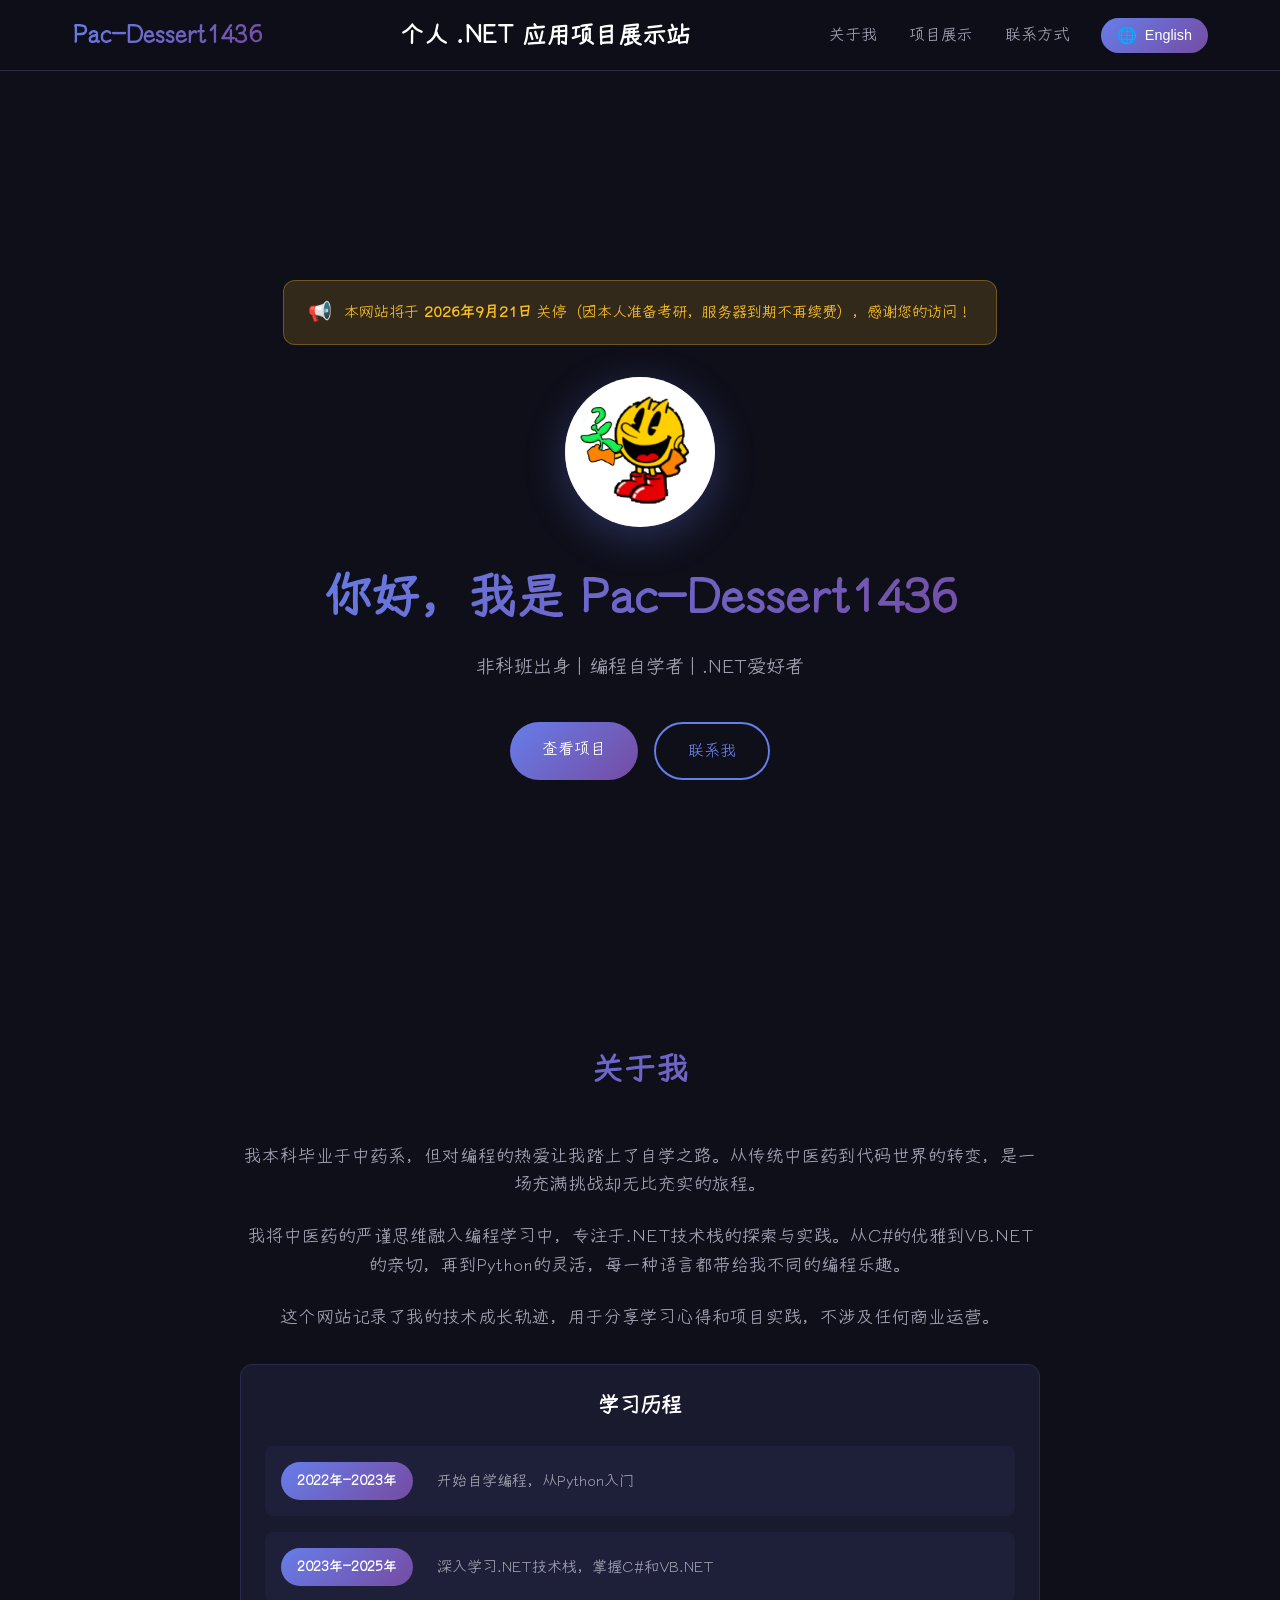
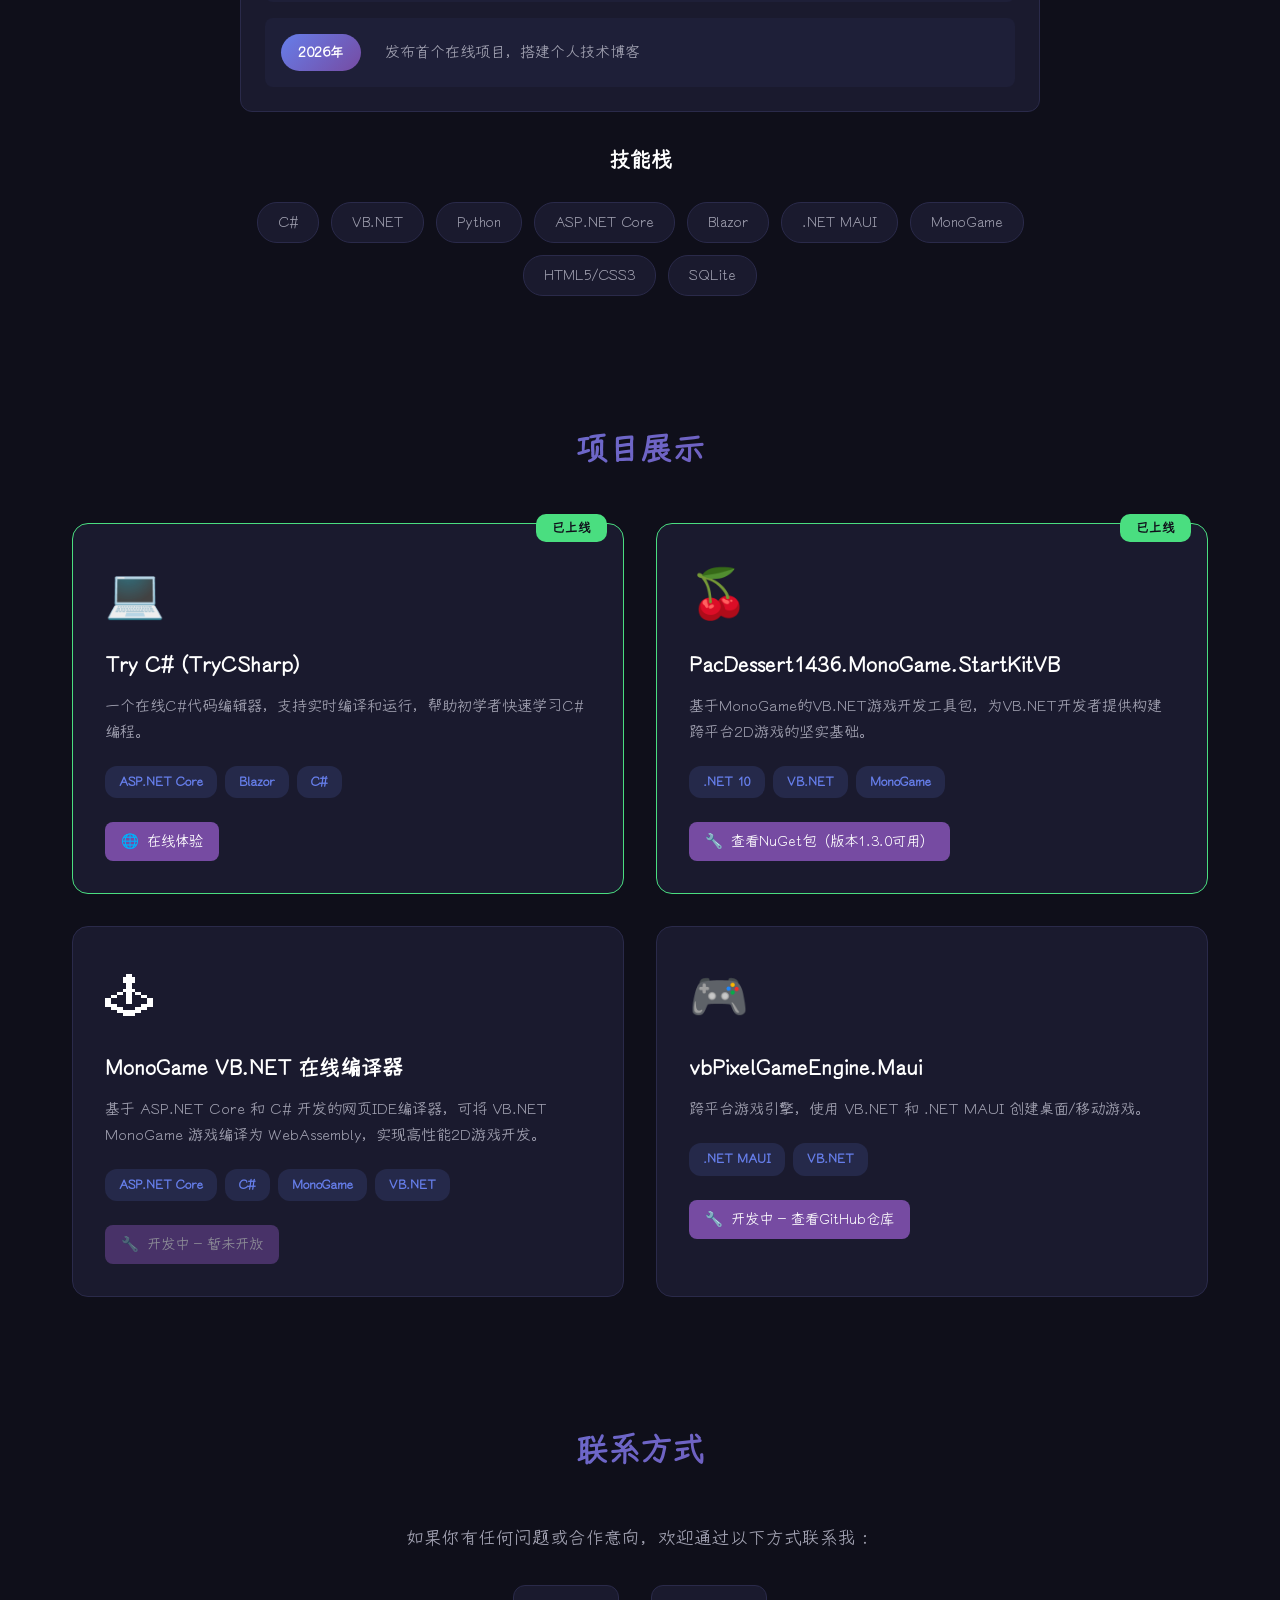
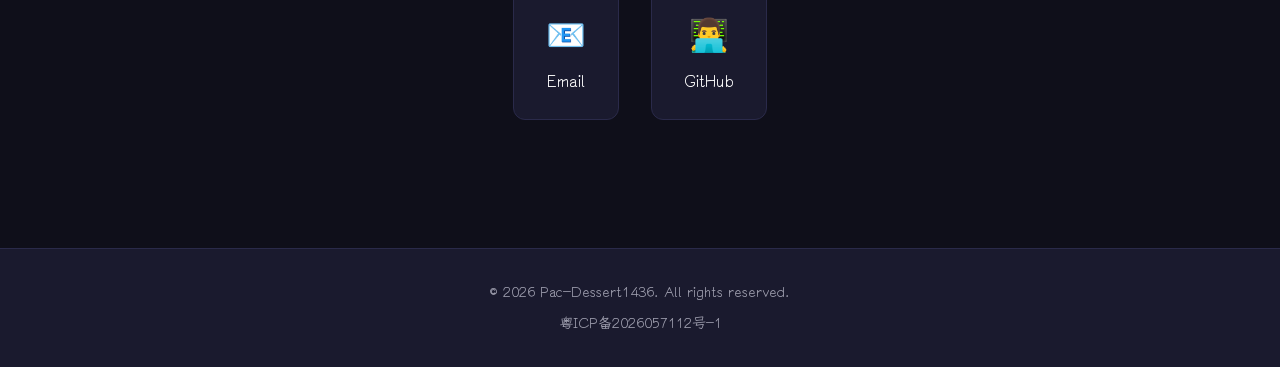
<file: index.html>
<!DOCTYPE html>
<html lang="zh-CN">

<head>
    <meta charset="UTF-8">
    <meta name="viewport" content="width=device-width, initial-scale=1.0">
    <title>个人net应用项目展示站</title>
    <link rel="stylesheet" href="index.css">
</head>

<body>
    <header>
        <nav>
            <div class="logo">
                <h1>Pac-Dessert1436</h1>
            </div>
            <div class="site-name">
                <h2>个人 .NET 应用项目展示站</h2>
            </div>
            <div class="nav-links">
                <a href="#about" class="nav-link">关于我</a>
                <a href="#projects" class="nav-link">项目展示</a>
                <a href="#contact" class="nav-link">联系方式</a>
                <button class="lang-btn" id="langBtn" onclick="toggleLanguage()">
                    <span class="lang-icon">🌐</span>
                    <span class="lang-text">English</span>
                </button>
            </div>
        </nav>
    </header>

    <main>
        <section id="hero">
            <div class="hero-content">
                <div class="server-notice">
                    <span class="notice-icon">📢</span>
                    <span>本网站将于 <strong>2026年9月21日</strong> 关停（因本人准备考研，服务器到期不再续费），感谢您的访问！</span>
                </div>
                <div class="avatar">
                    <div class="avatar-circle">
                        <img src="avatar.png" alt="Profile" class="avatar-image">
                    </div>
                </div>
                <h2 class="hero-title">你好，我是 Pac-Dessert1436</h2>
                <p class="hero-subtitle">非科班出身 | 编程自学者 | .NET爱好者</p>
                <div class="hero-buttons">
                    <a href="#projects" class="btn-primary">查看项目</a>
                    <a href="#contact" class="btn-secondary">联系我</a>
                </div>
            </div>
        </section>

        <section id="about">
            <h2 class="section-title">关于我</h2>
            <div class="about-content">
                <p>我本科毕业于中药系，但对编程的热爱让我踏上了自学之路。从传统中医药到代码世界的转变，是一场充满挑战却无比充实的旅程。</p>
                <p>我将中医药的严谨思维融入编程学习中，专注于.NET技术栈的探索与实践。从C#的优雅到VB.NET的亲切，再到Python的灵活，每一种语言都带给我不同的编程乐趣。</p>
                <p>这个网站记录了我的技术成长轨迹，用于分享学习心得和项目实践，不涉及任何商业运营。</p>
                <div class="timeline">
                    <h3>学习历程</h3>
                    <div class="timeline-items">
                        <div class="timeline-item">
                            <span class="timeline-date">2022年-2023年</span>
                            <span class="timeline-content">开始自学编程，从Python入门</span>
                        </div>
                        <div class="timeline-item">
                            <span class="timeline-date">2023年-2025年</span>
                            <span class="timeline-content">深入学习.NET技术栈，掌握C#和VB.NET</span>
                        </div>
                        <div class="timeline-item">
                            <span class="timeline-date">2026年</span>
                            <span class="timeline-content">发布首个在线项目，搭建个人技术博客</span>
                        </div>
                    </div>
                </div>
                <div class="skills">
                    <h3>技能栈</h3>
                    <div class="skill-tags">
                        <span class="skill-tag">C#</span>
                        <span class="skill-tag">VB.NET</span>
                        <span class="skill-tag">Python</span>
                        <span class="skill-tag">ASP.NET Core</span>
                        <span class="skill-tag">Blazor</span>
                        <span class="skill-tag">.NET MAUI</span>
                        <span class="skill-tag">MonoGame</span>
                        <span class="skill-tag">HTML5/CSS3</span>
                        <span class="skill-tag">SQLite</span>
                    </div>
                </div>
            </div>
        </section>

        <section id="projects">
            <h2 class="section-title">项目展示</h2>
            <div class="projects-grid">
                <div class="project-card active-project">
                    <div class="project-badge">已上线</div>
                    <div class="project-icon">💻</div>
                    <h3 class="project-title">Try C# (TryCSharp)</h3>
                    <p class="project-description">一个在线C#代码编辑器，支持实时编译和运行，帮助初学者快速学习C#编程。</p>
                    <div class="project-tech">
                        <span class="tech-tag">ASP.NET Core</span>
                        <span class="tech-tag">Blazor</span>
                        <span class="tech-tag">C#</span>
                    </div>
                    <div class="project-links">
                        <a href="https://trycsharp.pac-dessert1436.net" target="_blank" class="project-link">
                            <span>🌐</span> 在线体验
                        </a>
                    </div>
                </div>

                <div class="project-card active-project">
                    <div class="project-badge">已上线</div>
                    <div class="project-icon">🍒</div>
                    <h3 class="project-title">PacDessert1436.MonoGame.StartKitVB</h3>
                    <p class="project-description">基于MonoGame的VB.NET游戏开发工具包，为VB.NET开发者提供构建跨平台2D游戏的坚实基础。</p>
                    <div class="project-tech">
                        <span class="tech-tag">.NET 10</span>
                        <span class="tech-tag">VB.NET</span>
                        <span class="tech-tag">MonoGame</span>
                    </div>
                    <div class="project-links">
                        <a href="https://www.nuget.org/packages/PacDessert1436.MonoGame.StartKitVB/" target="_blank"
                            class="project-link">
                            <span>🔧</span> 查看NuGet包（版本1.3.0可用）
                        </a>
                    </div>
                </div>

                <div class="project-card">
                    <div class="project-icon">🕹</div>
                    <h3 class="project-title">MonoGame VB.NET 在线编译器</h3>
                    <p class="project-description">基于 ASP.NET Core 和 C# 开发的网页IDE编译器，可将 VB.NET MonoGame 游戏编译为
                        WebAssembly，实现高性能2D游戏开发。</p>
                    <div class="project-tech">
                        <span class="tech-tag">ASP.NET Core</span>
                        <span class="tech-tag">C#</span>
                        <span class="tech-tag">MonoGame</span>
                        <span class="tech-tag">VB.NET</span>
                    </div>
                    <div class="project-links">
                        <a href="#" target="_blank" class="project-link disabled">
                            <span>🔧</span> 开发中 - 暂未开放
                        </a>
                    </div>
                </div>

                <div class="project-card">
                    <div class="project-icon">🎮</div>
                    <h3 class="project-title">vbPixelGameEngine.Maui</h3>
                    <p class="project-description">跨平台游戏引擎，使用 VB.NET 和 .NET MAUI 创建桌面/移动游戏。</p>
                    <div class="project-tech">
                        <span class="tech-tag">.NET MAUI</span>
                        <span class="tech-tag">VB.NET</span>
                    </div>
                    <div class="project-links">
                        <a href="https://github.com/Pac-Dessert1436/vbPixelGameEngine.Maui" target="_blank"
                            class="project-link">
                            <span>🔧</span> 开发中 - 查看GitHub仓库
                        </a>
                    </div>
                </div>
            </div>
        </section>

        <section id="contact">
            <h2 class="section-title">联系方式</h2>
            <div class="contact-content">
                <p>如果你有任何问题或合作意向，欢迎通过以下方式联系我：</p>
                <div class="contact-links">
                    <a href="mailto:benjamin_2001@qq.com" class="contact-link">
                        <span class="contact-icon">📧</span>
                        <span>Email</span>
                    </a>
                    <a href="https://github.com/Pac-Dessert1436" target="_blank" class="contact-link">
                        <span class="contact-icon">👨‍💻</span>
                        <span>GitHub</span>
                    </a>
                </div>
            </div>
        </section>
    </main>

    <footer>
        <div class="footer-content">
            <p>&copy; 2026 Pac-Dessert1436. All rights reserved.</p>
            <a href="https://beian.miit.gov.cn/" target="_blank" rel="noopener noreferrer">
                粤ICP备2026057112号-1
            </a>
        </div>
    </footer>

    <script src="index.js"></script>
</body>

</html>
</file>
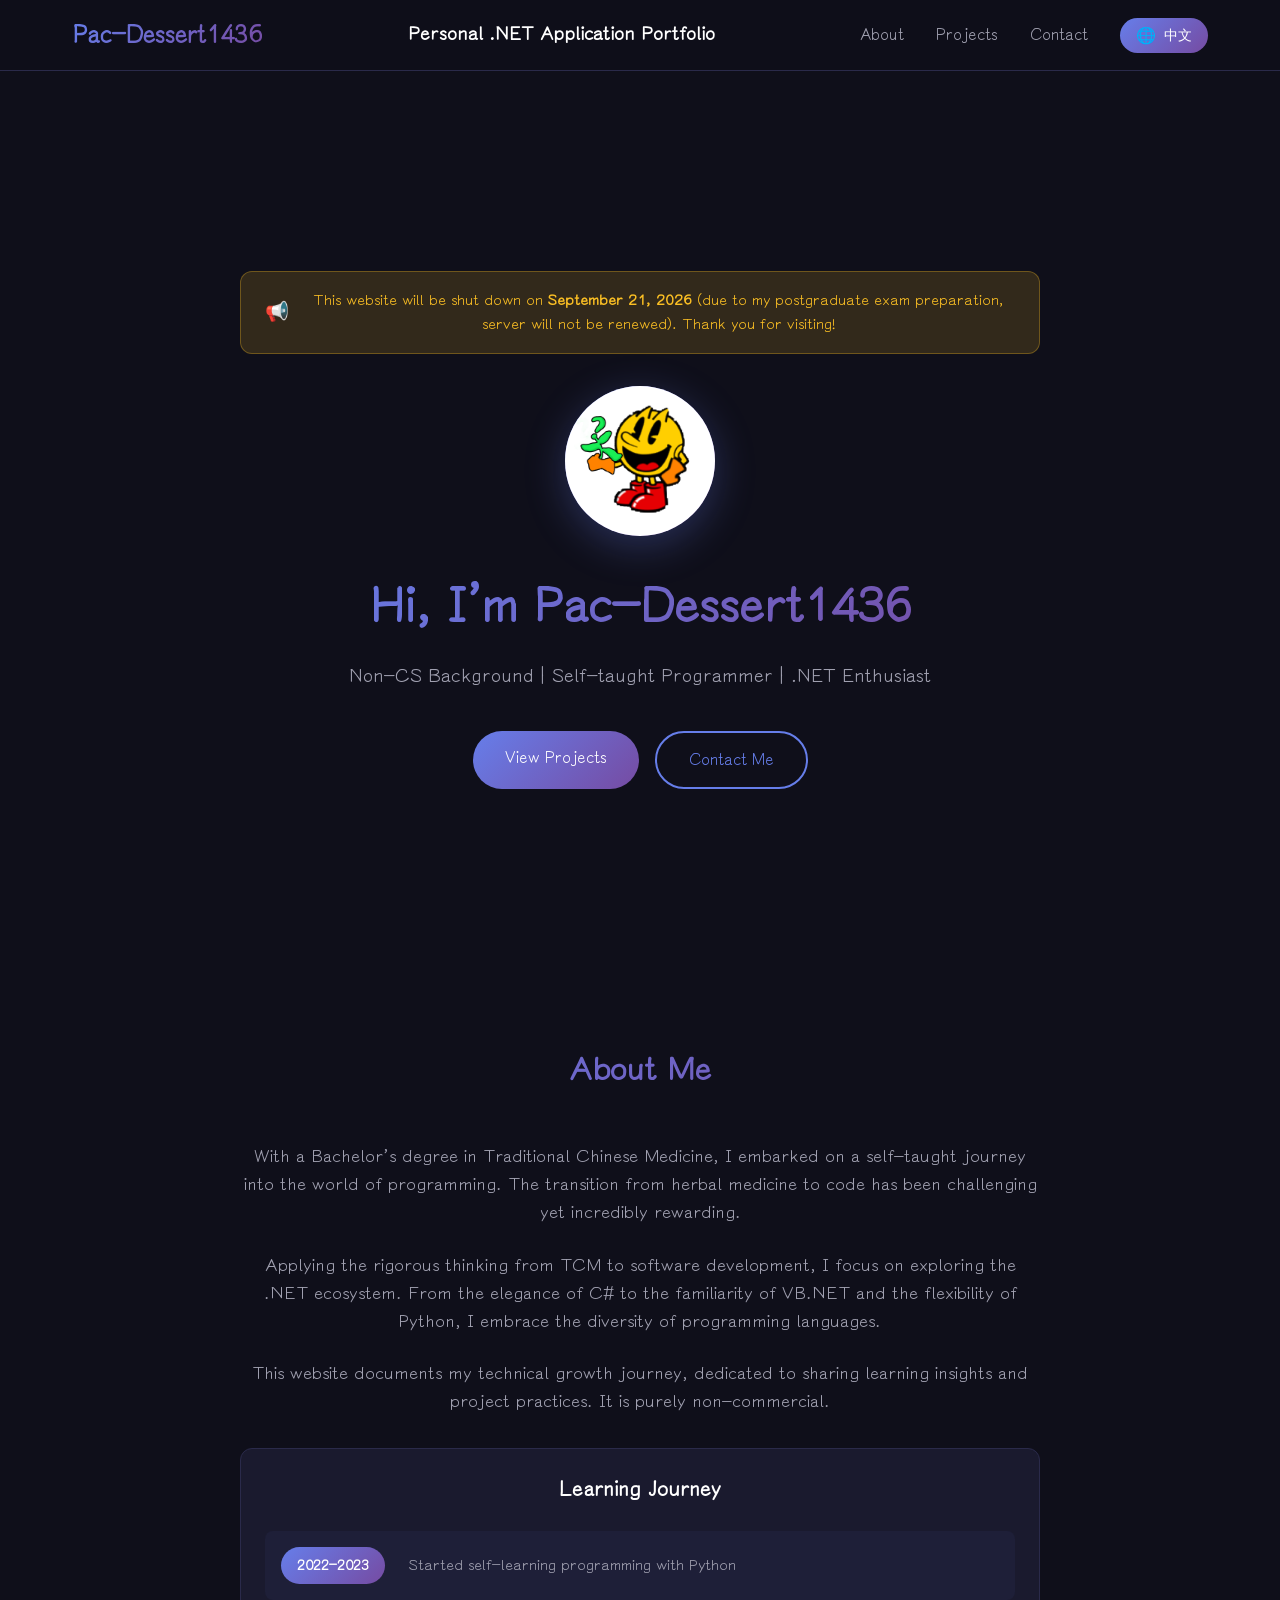
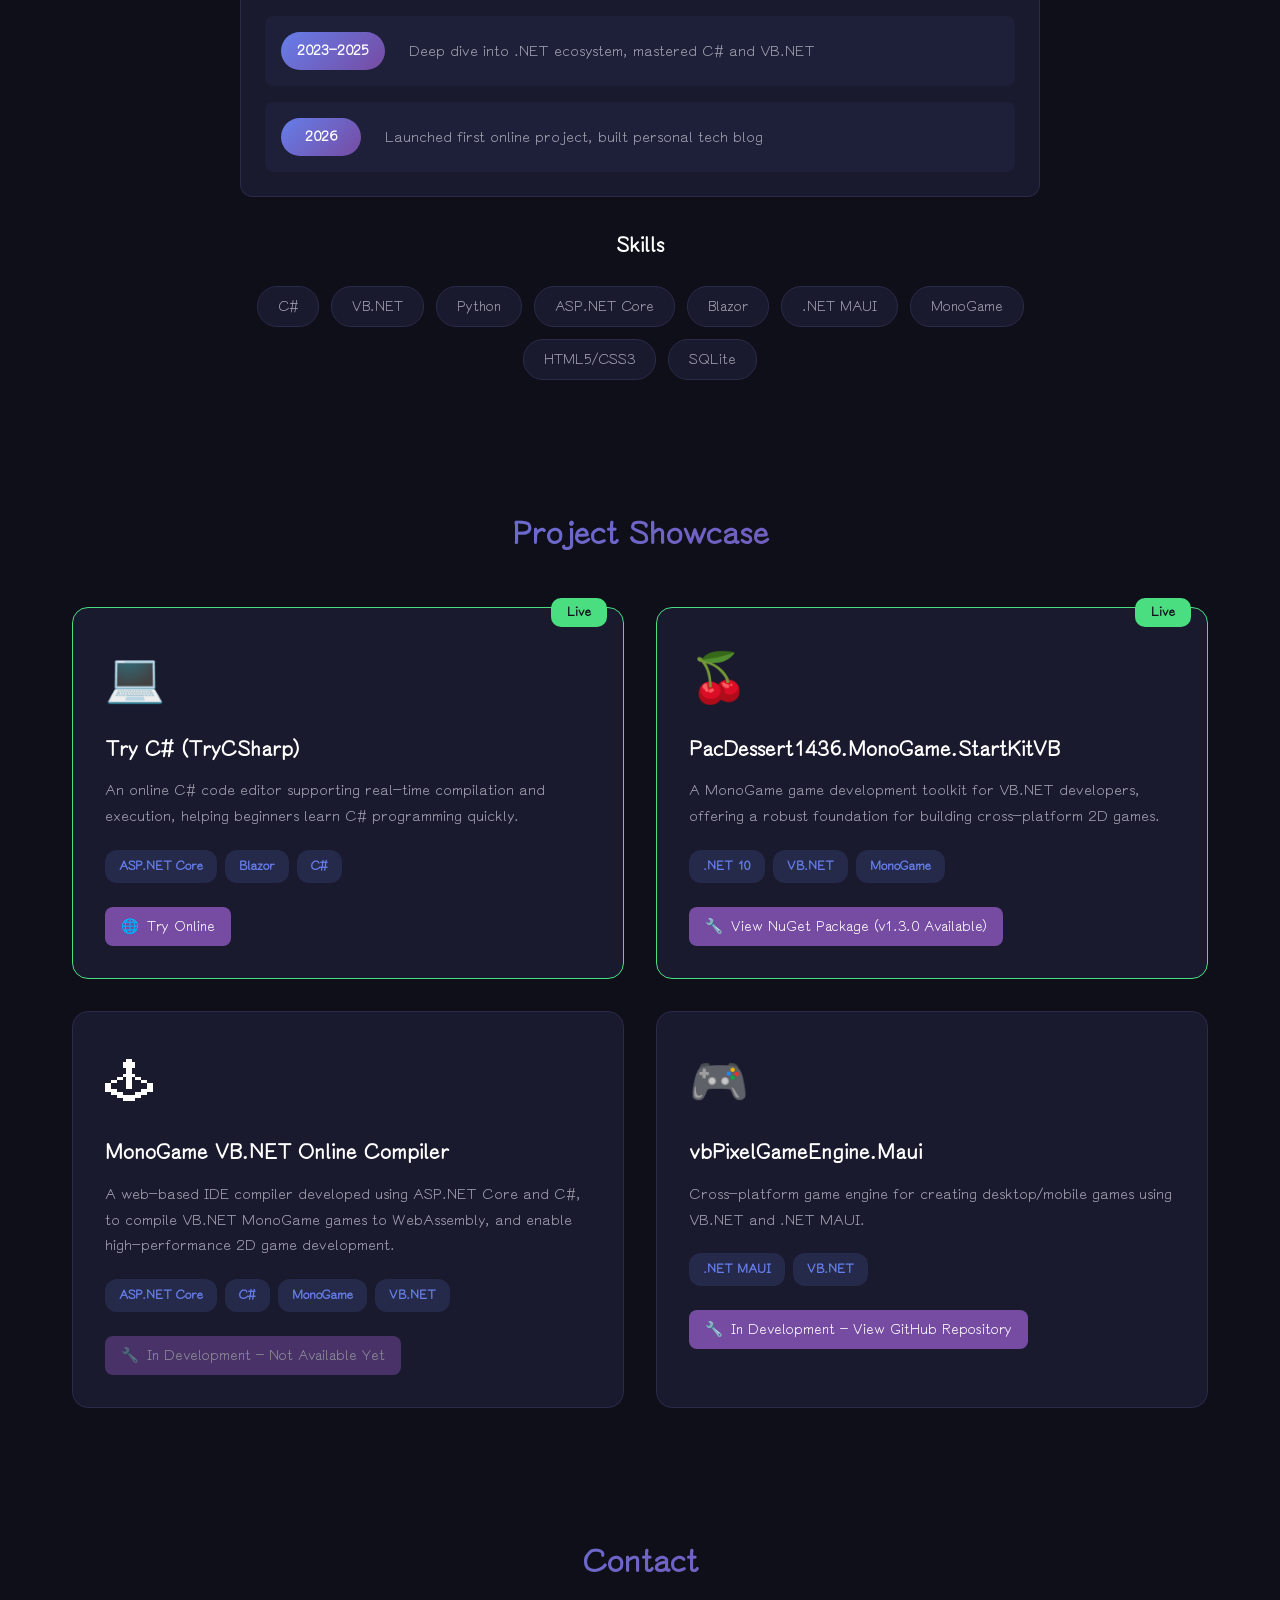
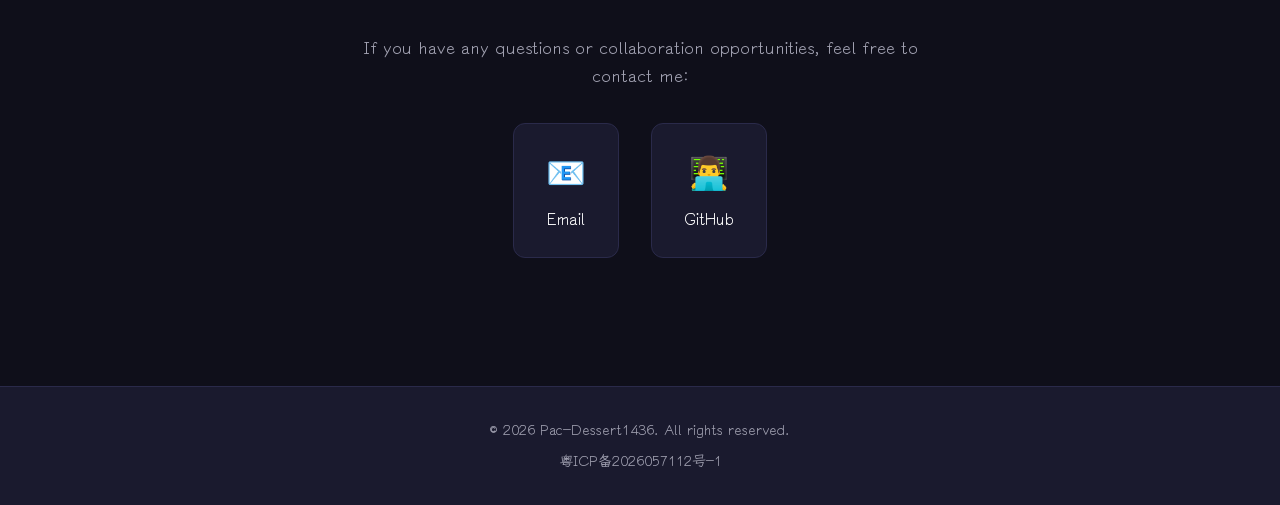
<file: index-en.html>
<!DOCTYPE html>
<html lang="en">

<head>
    <meta charset="UTF-8">
    <meta name="viewport" content="width=device-width, initial-scale=1.0">
    <title>Pac-Dessert1436: Personal .NET Application Portfolio</title>
    <link rel="stylesheet" href="index.css">
</head>

<body>
    <header>
        <nav>
            <div class="logo">
                <h1>Pac-Dessert1436</h1>
            </div>
            <div class="site-name">
                <h3>Personal .NET Application Portfolio</h3>
            </div>
            <div class="nav-links">
                <a href="#about" class="nav-link">About</a>
                <a href="#projects" class="nav-link">Projects</a>
                <a href="#contact" class="nav-link">Contact</a>
                <button class="lang-btn" id="langBtn" onclick="toggleLanguage()">
                    <span class="lang-icon">🌐</span>
                    <span class="lang-text">中文</span>
                </button>
            </div>
        </nav>
    </header>

    <main>
        <section id="hero">
            <div class="hero-content">
                <div class="server-notice">
                    <span class="notice-icon">📢</span>
                    <span>This website will be shut down on <strong>September 21, 2026</strong> (due to my postgraduate
                        exam preparation, server will not be renewed). Thank you for visiting!</span>
                </div>
                <div class="avatar">
                    <div class="avatar-circle">
                        <img src="avatar.png" alt="Profile" class="avatar-image">
                    </div>
                </div>
                <h2 class="hero-title">Hi, I'm Pac-Dessert1436</h2>
                <p class="hero-subtitle">Non-CS Background | Self-taught Programmer | .NET Enthusiast</p>
                <div class="hero-buttons">
                    <a href="#projects" class="btn-primary">View Projects</a>
                    <a href="#contact" class="btn-secondary">Contact Me</a>
                </div>
            </div>
        </section>

        <section id="about">
            <h2 class="section-title">About Me</h2>
            <div class="about-content">
                <p>With a Bachelor's degree in Traditional Chinese Medicine, I embarked on a self-taught journey into
                    the world of programming. The transition from herbal medicine to code has been challenging yet
                    incredibly rewarding.</p>
                <p>Applying the rigorous thinking from TCM to software development, I focus on exploring the .NET
                    ecosystem. From the elegance of C# to the familiarity of VB.NET and the flexibility of Python, I
                    embrace the diversity of programming languages.</p>
                <p>This website documents my technical growth journey, dedicated to sharing learning insights and
                    project practices. It is purely non-commercial.</p>
                <div class="timeline">
                    <h3>Learning Journey</h3>
                    <div class="timeline-items">
                        <div class="timeline-item">
                            <span class="timeline-date">2022-2023</span>
                            <span class="timeline-content">Started self-learning programming with Python</span>
                        </div>
                        <div class="timeline-item">
                            <span class="timeline-date">2023-2025</span>
                            <span class="timeline-content">Deep dive into .NET ecosystem, mastered C# and VB.NET</span>
                        </div>
                        <div class="timeline-item">
                            <span class="timeline-date">2026</span>
                            <span class="timeline-content">Launched first online project, built personal tech
                                blog</span>
                        </div>
                    </div>
                </div>
                <div class="skills">
                    <h3>Skills</h3>
                    <div class="skill-tags">
                        <span class="skill-tag">C#</span>
                        <span class="skill-tag">VB.NET</span>
                        <span class="skill-tag">Python</span>
                        <span class="skill-tag">ASP.NET Core</span>
                        <span class="skill-tag">Blazor</span>
                        <span class="skill-tag">.NET MAUI</span>
                        <span class="skill-tag">MonoGame</span>
                        <span class="skill-tag">HTML5/CSS3</span>
                        <span class="skill-tag">SQLite</span>
                    </div>
                </div>
            </div>
        </section>

        <section id="projects">
            <h2 class="section-title">Project Showcase</h2>
            <div class="projects-grid">
                <div class="project-card active-project">
                    <div class="project-badge">Live</div>
                    <div class="project-icon">💻</div>
                    <h3 class="project-title">Try C# (TryCSharp)</h3>
                    <p class="project-description">An online C# code editor supporting real-time compilation and
                        execution, helping beginners learn C# programming quickly.</p>
                    <div class="project-tech">
                        <span class="tech-tag">ASP.NET Core</span>
                        <span class="tech-tag">Blazor</span>
                        <span class="tech-tag">C#</span>
                    </div>
                    <div class="project-links">
                        <a href="https://trycsharp.pac-dessert1436.net" target="_blank" class="project-link">
                            <span>🌐</span> Try Online
                        </a>
                    </div>
                </div>

                <div class="project-card active-project">
                    <div class="project-badge">Live</div>
                    <div class="project-icon">🍒</div>
                    <h3 class="project-title">PacDessert1436.MonoGame.StartKitVB</h3>
                    <p class="project-description">A MonoGame game development toolkit for VB.NET developers, offering a
                        robust foundation for building cross-platform 2D games.</p>
                    <div class="project-tech">
                        <span class="tech-tag">.NET 10</span>
                        <span class="tech-tag">VB.NET</span>
                        <span class="tech-tag">MonoGame</span>
                    </div>
                    <div class="project-links">
                        <a href="https://www.nuget.org/packages/PacDessert1436.MonoGame.StartKitVB/" target="_blank"
                            class="project-link">
                            <span>🔧</span> View NuGet Package (v1.3.0 Available)
                        </a>
                    </div>
                </div>

                <div class="project-card">
                    <div class="project-icon">🕹</div>
                    <h3 class="project-title">MonoGame VB.NET Online Compiler</h3>
                    <p class="project-description">A web-based IDE compiler developed using ASP.NET Core and C#, to
                        compile VB.NET MonoGame games to WebAssembly, and enable high-performance 2D game development.
                    </p>
                    <div class="project-tech">
                        <span class="tech-tag">ASP.NET Core</span>
                        <span class="tech-tag">C#</span>
                        <span class="tech-tag">MonoGame</span>
                        <span class="tech-tag">VB.NET</span>
                    </div>
                    <div class="project-links">
                        <a href="#" target="_blank" class="project-link disabled">
                            <span>🔧</span> In Development - Not Available Yet
                        </a>
                    </div>
                </div>

                <div class="project-card">
                    <div class="project-icon">🎮</div>
                    <h3 class="project-title">vbPixelGameEngine.Maui</h3>
                    <p class="project-description">Cross-platform game engine for creating desktop/mobile games using
                        VB.NET and .NET MAUI.</p>
                    <div class="project-tech">
                        <span class="tech-tag">.NET MAUI</span>
                        <span class="tech-tag">VB.NET</span>
                    </div>
                    <div class="project-links">
                        <a href="https://github.com/Pac-Dessert1436/vbPixelGameEngine.Maui" target="_blank"
                            class="project-link">
                            <span>🔧</span> In Development - View GitHub Repository
                        </a>
                    </div>
                </div>
            </div>
        </section>

        <section id="contact">
            <h2 class="section-title">Contact</h2>
            <div class="contact-content">
                <p>If you have any questions or collaboration opportunities, feel free to contact me:</p>
                <div class="contact-links">
                    <a href="mailto:benjamin_2001@qq.com" class="contact-link">
                        <span class="contact-icon">📧</span>
                        <span>Email</span>
                    </a>
                    <a href="https://github.com/Pac-Dessert1436" target="_blank" class="contact-link">
                        <span class="contact-icon">👨‍💻</span>
                        <span>GitHub</span>
                    </a>
                </div>
            </div>
        </section>
    </main>

    <footer>
        <div class="footer-content">
            <p>&copy; 2026 Pac-Dessert1436. All rights reserved.</p>
            <a href="https://beian.miit.gov.cn/" target="_blank" rel="noopener noreferrer">
                粤ICP备2026057112号-1
            </a>
        </div>
    </footer>

    <script src="index.js"></script>
</body>

</html>
</file>
<file: index.css>
@font-face {
    font-family: 'Yozai';
    src: url('Yozai-Regular.ttf') format('truetype');
    font-weight: normal;
    font-style: normal;
    font-display: swap;
}

* {
    margin: 0;
    padding: 0;
    box-sizing: border-box;
}

:root {
    --primary-color: #667eea;
    --primary-dark: #5a6fd6;
    --secondary-color: #764ba2;
    --bg-dark: #0f0f1a;
    --bg-card: #1a1a2e;
    --bg-card-hover: #252542;
    --text-primary: #ffffff;
    --text-secondary: #a0a0b0;
    --border-color: #2a2a4a;
    --accent-color: #4ade80;
}

body {
    font-family: 'Yozai', sans-serif;
    background-color: var(--bg-dark);
    color: var(--text-primary);
    line-height: 1.6;
    min-height: 100vh;
}

header {
    position: fixed;
    top: 0;
    left: 0;
    right: 0;
    background-color: rgba(15, 15, 26, 0.95);
    backdrop-filter: blur(10px);
    z-index: 1000;
    border-bottom: 1px solid var(--border-color);
}

nav {
    max-width: 1200px;
    margin: 0 auto;
    padding: 1rem 2rem;
    display: flex;
    justify-content: space-between;
    align-items: center;
}

.logo h1 {
    font-size: 1.5rem;
    background: linear-gradient(135deg, var(--primary-color), var(--secondary-color));
    -webkit-background-clip: text;
    -webkit-text-fill-color: transparent;
    background-clip: text;
}

.nav-links {
    display: flex;
    gap: 2rem;
    align-items: center;
}

.nav-link {
    color: var(--text-secondary);
    text-decoration: none;
    font-weight: 400;
    transition: color 0.3s ease;
}

.nav-link:hover {
    color: var(--primary-color);
}

.lang-btn {
    display: flex;
    align-items: center;
    gap: 0.5rem;
    padding: 0.5rem 1rem;
    background: linear-gradient(135deg, var(--primary-color), var(--secondary-color));
    border: none;
    border-radius: 20px;
    color: white;
    font-size: 0.9rem;
    cursor: pointer;
    transition: transform 0.3s ease, box-shadow 0.3s ease;
}

.lang-btn:hover {
    transform: translateY(-2px);
    box-shadow: 0 4px 15px rgba(102, 126, 234, 0.4);
}

.lang-icon {
    font-size: 1rem;
}

main {
    padding-top: 80px;
}

section {
    padding: 4rem 2rem;
    max-width: 1200px;
    margin: 0 auto;
}

.section-title {
    font-size: 2rem;
    text-align: center;
    margin-bottom: 3rem;
    background: linear-gradient(135deg, var(--primary-color), var(--secondary-color));
    -webkit-background-clip: text;
    -webkit-text-fill-color: transparent;
    background-clip: text;
}

#hero {
    min-height: 100vh;
    display: flex;
    align-items: center;
    justify-content: center;
    text-align: center;
    padding: 6rem 2rem;
}

.hero-content {
    max-width: 800px;
}

.server-notice {
    display: flex;
    align-items: center;
    gap: 0.75rem;
    padding: 1rem 1.5rem;
    background-color: rgba(251, 191, 36, 0.15);
    border: 1px solid rgba(251, 191, 36, 0.3);
    border-radius: 12px;
    color: #fbbf24;
    font-size: 0.95rem;
    margin-bottom: 2rem;
    animation: pulse-notice 2s ease-in-out infinite;
}

@keyframes pulse-notice {
    0%, 100% {
        opacity: 1;
    }
    50% {
        opacity: 0.8;
    }
}

.notice-icon {
    font-size: 1.2rem;
}

.server-notice strong {
    color: #fbbf24;
    font-weight: 600;
}

.avatar {
    margin-bottom: 2rem;
}

.avatar-circle {
    width: 150px;
    height: 150px;
    border-radius: 50%;
    background: linear-gradient(135deg, var(--primary-color), var(--secondary-color));
    display: flex;
    align-items: center;
    justify-content: center;
    margin: 0 auto;
    box-shadow: 0 10px 40px rgba(102, 126, 234, 0.3);
    animation: float 3s ease-in-out infinite;
}

@keyframes float {

    0%,
    100% {
        transform: translateY(0);
    }

    50% {
        transform: translateY(-10px);
    }
}

.avatar-image {
    width: 100%;
    height: 100%;
    border-radius: 50%;
    object-fit: cover;
}

.hero-title {
    font-size: 3rem;
    margin-bottom: 1rem;
    background: linear-gradient(135deg, var(--primary-color), var(--secondary-color));
    -webkit-background-clip: text;
    -webkit-text-fill-color: transparent;
    background-clip: text;
}

.hero-subtitle {
    font-size: 1.2rem;
    color: var(--text-secondary);
    margin-bottom: 2.5rem;
}

.hero-buttons {
    display: flex;
    gap: 1rem;
    justify-content: center;
    flex-wrap: wrap;
}

.btn-primary,
.btn-secondary {
    padding: 0.875rem 2rem;
    border-radius: 30px;
    text-decoration: none;
    font-weight: 500;
    transition: all 0.3s ease;
}

.btn-primary {
    background: linear-gradient(135deg, var(--primary-color), var(--secondary-color));
    color: white;
}

.btn-primary:hover {
    transform: translateY(-2px);
    box-shadow: 0 5px 20px rgba(102, 126, 234, 0.4);
}

.btn-secondary {
    background: transparent;
    color: var(--primary-color);
    border: 2px solid var(--primary-color);
}

.btn-secondary:hover {
    background: var(--primary-color);
    color: white;
}

.about-content {
    max-width: 800px;
    margin: 0 auto;
    text-align: center;
}

.about-content p {
    font-size: 1.1rem;
    color: var(--text-secondary);
    margin-bottom: 1.5rem;
}

.timeline {
    margin: 2rem 0;
    padding: 1.5rem;
    background-color: var(--bg-card);
    border: 1px solid var(--border-color);
    border-radius: 12px;
}

.timeline h3 {
    font-size: 1.3rem;
    margin-bottom: 1.5rem;
    color: var(--text-primary);
}

.timeline-items {
    display: flex;
    flex-direction: column;
    gap: 1rem;
}

.timeline-item {
    display: flex;
    align-items: center;
    gap: 1.5rem;
    padding: 1rem;
    background-color: rgba(102, 126, 234, 0.05);
    border-radius: 8px;
    transition: all 0.3s ease;
}

.timeline-item:hover {
    background-color: rgba(102, 126, 234, 0.1);
}

.timeline-date {
    min-width: 80px;
    padding: 0.5rem 1rem;
    background: linear-gradient(135deg, var(--primary-color), var(--secondary-color));
    border-radius: 20px;
    font-size: 0.85rem;
    font-weight: 600;
    text-align: center;
    color: white;
}

.timeline-content {
    color: var(--text-secondary);
    font-size: 0.95rem;
}

.skills h3 {
    font-size: 1.3rem;
    margin-bottom: 1.5rem;
    color: var(--text-primary);
}

.skill-tags {
    display: flex;
    flex-wrap: wrap;
    gap: 0.75rem;
    justify-content: center;
}

.skill-tag {
    padding: 0.5rem 1.25rem;
    background-color: var(--bg-card);
    border: 1px solid var(--border-color);
    border-radius: 20px;
    color: var(--text-secondary);
    font-size: 0.9rem;
    transition: all 0.3s ease;
}

.skill-tag:hover {
    border-color: var(--primary-color);
    color: var(--primary-color);
}

.projects-grid {
    display: grid;
    grid-template-columns: repeat(2, 1fr);
    gap: 2rem;
}

.project-card {
    background-color: var(--bg-card);
    border: 1px solid var(--border-color);
    border-radius: 16px;
    padding: 2rem;
    transition: all 0.3s ease;
    position: relative;
}

.project-card:hover {
    transform: translateY(-5px);
    border-color: var(--primary-color);
    box-shadow: 0 10px 40px rgba(102, 126, 234, 0.15);
}

.project-card.active-project {
    border-color: var(--accent-color);
}

.project-badge {
    position: absolute;
    top: -10px;
    right: 1rem;
    padding: 0.25rem 1rem;
    background-color: var(--accent-color);
    color: var(--bg-dark);
    border-radius: 10px;
    font-size: 0.8rem;
    font-weight: 600;
}

.project-icon {
    font-size: 3rem;
    margin-bottom: 1rem;
}

.project-title {
    font-size: 1.3rem;
    margin-bottom: 0.75rem;
    color: var(--text-primary);
}

.project-description {
    color: var(--text-secondary);
    font-size: 0.95rem;
    margin-bottom: 1.25rem;
    line-height: 1.7;
}

.project-tech {
    display: flex;
    flex-wrap: wrap;
    gap: 0.5rem;
    margin-bottom: 1.5rem;
}

.tech-tag {
    padding: 0.375rem 0.875rem;
    background-color: rgba(102, 126, 234, 0.15);
    border-radius: 12px;
    color: var(--primary-color);
    font-size: 0.8rem;
    font-weight: bold;
}

.project-links {
    display: flex;
    gap: 1rem;
}

.project-link {
    display: flex;
    align-items: center;
    gap: 0.5rem;
    padding: 0.5rem 1rem;
    background-color: var(--secondary-color);
    border-radius: 8px;
    color: var(--text-primary);
    text-decoration: none;
    font-size: 0.9rem;
    transition: all 0.3s ease;
}

.project-link:hover:not(.disabled) {
    background-color: var(--primary-color);
    color: white;
}

.project-link.disabled {
    opacity: 0.5;
    cursor: not-allowed;
}

.contact-content {
    max-width: 600px;
    margin: 0 auto;
    text-align: center;
}

.contact-content p {
    font-size: 1.1rem;
    color: var(--text-secondary);
    margin-bottom: 2rem;
}

.contact-links {
    display: flex;
    justify-content: center;
    gap: 2rem;
    flex-wrap: wrap;
}

.contact-link {
    display: flex;
    flex-direction: column;
    align-items: center;
    gap: 0.5rem;
    padding: 1.5rem 2rem;
    background-color: var(--bg-card);
    border: 1px solid var(--border-color);
    border-radius: 12px;
    color: var(--text-primary);
    text-decoration: none;
    transition: all 0.3s ease;
}

.contact-link:hover {
    border-color: var(--primary-color);
    transform: translateY(-3px);
}

.contact-icon {
    font-size: 2rem;
}

footer {
    background-color: var(--bg-card);
    border-top: 1px solid var(--border-color);
    padding: 2rem;
    margin-top: 4rem;
}

.footer-content {
    max-width: 1200px;
    margin: 0 auto;
    text-align: center;
    color: var(--text-secondary);
    font-size: 0.9rem;
}

.footer-content a {
    color: var(--text-secondary);
    text-decoration: none;
    margin-top: 0.5rem;
    display: inline-block;
}

.footer-content a:hover {
    color: var(--primary-color);
}

@media (max-width: 768px) {
    .nav-links {
        gap: 1rem;
    }

    .nav-link {
        font-size: 0.9rem;
    }

    .hero-title {
        font-size: 2rem;
    }

    .hero-subtitle {
        font-size: 1rem;
    }

    .section-title {
        font-size: 1.5rem;
    }

    .projects-grid {
        grid-template-columns: 1fr;
    }

    .contact-links {
        gap: 1rem;
    }
}
</file>
